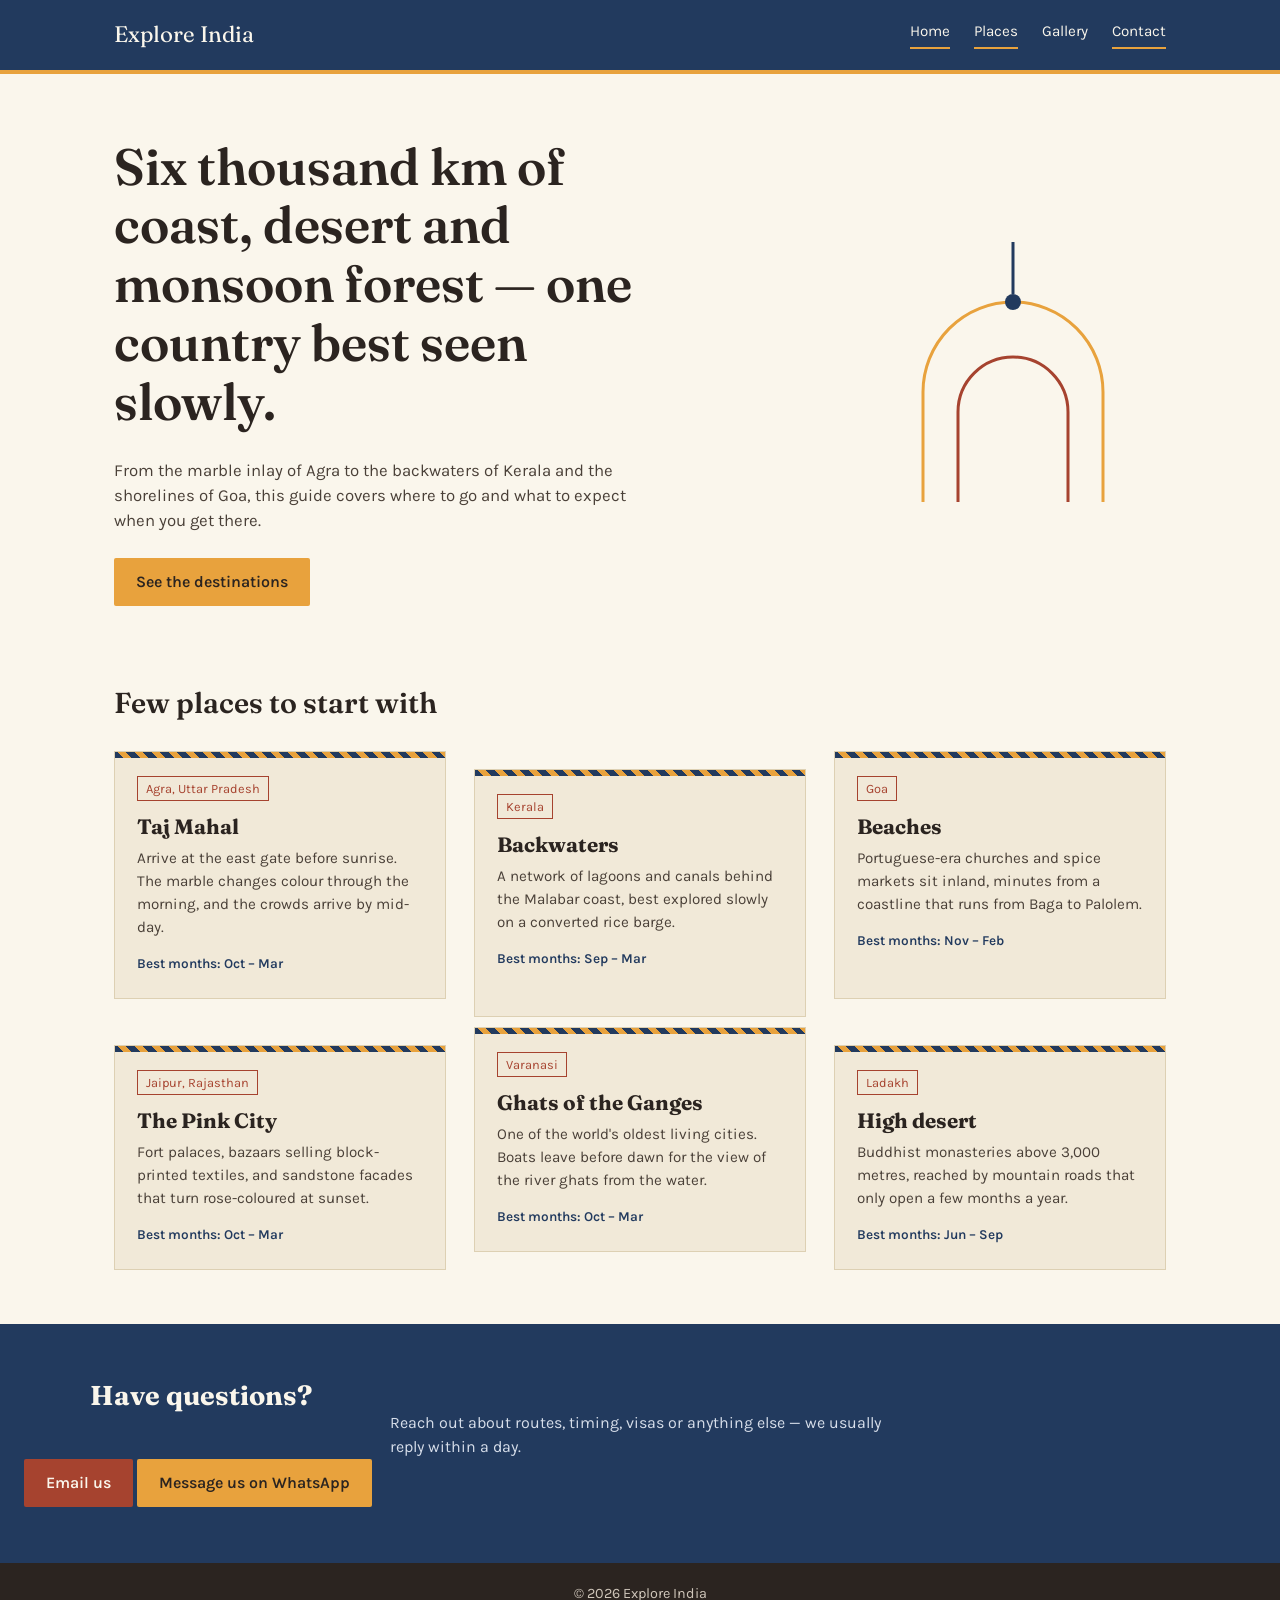
<file: index.html>
<!DOCTYPE html>
<html lang="en">
<head>
    <meta charset="UTF-8">
    <meta name="viewport" content="width=device-width, initial-scale=1.0">
    <title>Explore India — Incredible India Travel Guide</title>
    <meta name="description" content="A traveller's guide to India: the Taj Mahal, Kerala's backwaters, and Goa's coastline.">
    <link rel="preconnect" href="https://fonts.googleapis.com">
    <link rel="preconnect" href="https://fonts.gstatic.com" crossorigin>
    <link href="https://fonts.googleapis.com/css2?family=Fraunces:ital,opsz,wght@0,9..144,400;0,9..144,600;1,9..144,500&family=Karla:wght@400;500;600&display=swap" rel="stylesheet">
    <link rel="stylesheet" href="./css/style.css">
</head>

<body>

<header class="site-header">
    <div class="header-inner">
        <a href="./index.html" class="wordmark">Explore India</a>

        <nav aria-label="Primary">
            <a href="./index.html" class="current">Home</a>
            <a href="./index.html#places">Places</a>
            <a href="./gallery.html">Gallery</a>
            <a href="./index.html#contact">Contact</a>
        </nav>
    </div>
</header>

<main>
    <section class="hero" id="home">
        <div class="hero-text">

            <h1>Six thousand km of coast, desert and monsoon forest — one country best seen slowly.</h1>
            <p>From the marble inlay of Agra to the backwaters of Kerala and the shorelines of Goa, this guide covers where to go and what to expect when you get there.</p>
            <a href="#places" class="btn">See the destinations</a>
        </div>
        <div class="hero-mark" aria-hidden="true">
            <svg viewBox="0 0 220 260" xmlns="http://www.w3.org/2000/svg">
                <path d="M20 260 V150 A90 90 0 0 1 200 150 V260" fill="none" stroke="var(--saffron)" stroke-width="3"/>
                <path d="M55 260 V170 A55 55 0 0 1 165 170 V260" fill="none" stroke="var(--brick)" stroke-width="3"/>
                <circle cx="110" cy="60" r="8" fill="var(--indigo)"/>
                <line x1="110" y1="0" x2="110" y2="52" stroke="var(--indigo)" stroke-width="3"/>
            </svg>
        </div>
    </section>

    <section class="places" id="places">
        <h2>Few places to start with</h2>

        <div class="postcards">
            <article class="postcard">
                <span class="stamp">Agra, Uttar Pradesh</span>
                <h3>Taj Mahal</h3>
                <p>Arrive at the east gate before sunrise. The marble changes colour through the morning, and the crowds arrive by mid-day.</p>
                <p class="detail">Best months: Oct – Mar</p>
            </article>

            <article class="postcard postcard--shift">
                <span class="stamp">Kerala</span>
                <h3>Backwaters</h3>
                <p>A network of lagoons and canals behind the Malabar coast, best explored slowly on a converted rice barge.</p>
                <p class="detail">Best months: Sep – Mar</p>
            </article>

            <article class="postcard">
                <span class="stamp">Goa</span>
                <h3>Beaches</h3>
                <p>Portuguese-era churches and spice markets sit inland, minutes from a coastline that runs from Baga to Palolem.</p>
                <p class="detail">Best months: Nov – Feb</p>
            </article>

            <article class="postcard postcard--shift">
                <span class="stamp">Jaipur, Rajasthan</span>
                <h3>The Pink City</h3>
                <p>Fort palaces, bazaars selling block-printed textiles, and sandstone facades that turn rose-coloured at sunset.</p>
                <p class="detail">Best months: Oct – Mar</p>
            </article>

            <article class="postcard">
                <span class="stamp">Varanasi</span>
                <h3>Ghats of the Ganges</h3>
                <p>One of the world's oldest living cities. Boats leave before dawn for the view of the river ghats from the water.</p>
                <p class="detail">Best months: Oct – Mar</p>
            </article>

            <article class="postcard postcard--shift">
                <span class="stamp">Ladakh</span>
                <h3>High desert</h3>
                <p>Buddhist monasteries above 3,000 metres, reached by mountain roads that only open a few months a year.</p>
                <p class="detail">Best months: Jun – Sep</p>
            </article>
        </div>
    </section>

    <section class="contact" id="contact">
        <h2>Have questions?</h2>
<p>Reach out about routes, timing, visas or anything else — we usually reply within a day.</p>
        <a href="mailto:hello@exploreindia.example" class="btn btn--dark">Email us</a>
        <a href="https://wa.me/911234567890" class="btn btn--outline">Message us on WhatsApp</a>
    </div>
</section>
</main>

<footer class="site-footer">
    <p>© 2026 Explore India</p>
</footer>

<script src="./scripts/script.js"></script>

</body>
</html>
</file>
<file: css/style.css>
/* ============ Tokens ============ */
:root {
    --ink: #2B2420;
    --ivory: #FAF6EC;
    --paper: #F1E9D8;
    --saffron: #E8A23D;
    --indigo: #223A5E;
    --brick: #A6432F;

    --font-display: "Fraunces", Georgia, serif;
    --font-body: "Karla", Arial, sans-serif;

    --content-width: 1100px;
}

*,
*::before,
*::after {
    box-sizing: border-box;
}

html {
    scroll-behavior: smooth;
}

body {
    margin: 0;
    font-family: var(--font-body);
    color: var(--ink);
    background: var(--ivory);
    line-height: 1.5;
}

h1, h2, h3 {
    font-family: var(--font-display);
    line-height: 1.15;
    margin: 0 0 0.5em;
}

p {
    margin: 0 0 1em;
}

a {
    color: inherit;
}

a:focus-visible,
button:focus-visible {
    outline: 3px solid var(--indigo);
    outline-offset: 3px;
}

@media (prefers-reduced-motion: reduce) {
    html {
        scroll-behavior: auto;
    }
    .hero-text {
        animation: none !important;
    }
}

/* ============ Header ============ */
.site-header {
    background: var(--indigo);
    border-bottom: 4px solid var(--saffron);
}

.header-inner {
    max-width: var(--content-width);
    margin: 0 auto;
    padding: 18px 24px;
    display: flex;
    align-items: center;
    justify-content: space-between;
    flex-wrap: wrap;
    gap: 12px;
}

.wordmark {
    font-family: var(--font-display);
    font-size: 1.4rem;
    color: var(--ivory);
    text-decoration: none;
}

nav {
    display: flex;
    gap: 24px;
    flex-wrap: wrap;
}

nav a {
    color: var(--ivory);
    text-decoration: none;
    font-size: 0.95rem;
    padding-bottom: 4px;
    border-bottom: 2px solid transparent;
    transition: border-color 0.15s ease;
}

nav a:hover,
nav a.current {
    border-bottom-color: var(--saffron);
}

/* ============ Hero ============ */
.hero {
    max-width: var(--content-width);
    margin: 0 auto;
    padding: 64px 24px 48px;
    display: grid;
    grid-template-columns: 1.4fr 0.6fr;
    gap: 32px;
    align-items: center;
}

.hero-text {
    animation: rise 0.6s ease-out;
}

@keyframes rise {
    from { opacity: 0; transform: translateY(14px); }
    to { opacity: 1; transform: translateY(0); }
}

.hero-text h1 {
    font-size: clamp(2rem, 4vw + 1rem, 3.2rem);
    font-weight: 600;
    max-width: 16ch;
}

.hero-text p {
    max-width: 55ch;
    font-size: 1.05rem;
    color: #4a4038;
}

.hero-mark svg {
    width: 100%;
    height: auto;
    max-width: 220px;
    margin: 0 auto;
    display: block;
}

.btn {
    display: inline-block;
    margin-top: 8px;
    padding: 12px 22px;
    background: var(--saffron);
    color: var(--ink);
    text-decoration: none;
    font-weight: 600;
    border-radius: 2px;
    transition: background 0.15s ease;
}

.btn:hover {
    background: #d8912f;
}

.btn--dark {
    background: var(--brick);
    color: var(--ivory);
}

.btn--dark:hover {
    background: #8f3a2f;
}

/* ============ Places / postcards ============ */
.places {
    max-width: var(--content-width);
    margin: 0 auto;
    padding: 32px 24px 72px;
}

.places h2 {
    font-size: 1.8rem;
    font-weight: 600;
    margin-bottom: 32px;
}

.postcards {
    display: grid;
    grid-template-columns: repeat(3, 1fr);
    gap: 28px;
}

.postcard {
    background: var(--paper);
    border: 1px solid #ddd0b3;
    padding: 24px 22px;
    position: relative;
}

.postcard--shift {
    transform: translateY(18px);
}

.postcard::before {
    content: "";
    position: absolute;
    top: 0;
    left: 0;
    right: 0;
    height: 6px;
    background: repeating-linear-gradient(
        45deg,
        var(--indigo) 0 6px,
        var(--saffron) 6px 12px
    );
}

.stamp {
    display: inline-block;
    font-size: 0.8rem;
    color: var(--brick);
    border: 1px solid var(--brick);
    padding: 2px 8px;
    margin-bottom: 14px;
}

.postcard h3 {
    font-size: 1.3rem;
    margin-bottom: 8px;
}

.postcard p {
    color: #4a4038;
    font-size: 0.95rem;
}

.postcard .detail {
    color: var(--indigo);
    font-weight: 600;
    font-size: 0.85rem;
    margin-bottom: 0;
}

/* ============ Contact ============ */
.contact {
    background: var(--indigo);
    color: var(--ivory);
    text-align: left;
    padding: 56px 24px;
}

.contact > * {
    max-width: var(--content-width);
    margin: 0 auto;
}

.contact h2 {
    color: var(--ivory);
    font-size: 1.7rem;
}

.contact p {
    color: #d7deea;
    max-width: 50ch;
}

/* ============ Gallery ============ */
.gallery {
    max-width: var(--content-width);
    margin: 0 auto;
    padding: 56px 24px 72px;
}

.gallery h2 {
    font-size: 1.8rem;
    font-weight: 600;
}

.gallery-intro {
    color: #4a4038;
    margin-bottom: 36px;
}

.gallery-container {
    display: grid;
    grid-template-columns: repeat(3, 1fr);
    grid-auto-flow: dense;
    gap: 24px;
}

.gallery-card {
    margin: 0;
    background: var(--paper);
    border: 1px solid #ddd0b3;
    overflow: hidden;
}

.gallery-card--tall {
    grid-row: span 2;
}

.gallery-card img {
    display: block;
    width: 100%;
    height: 100%;
    aspect-ratio: 3 / 2;
    object-fit: cover;
    object-position: center;
}

.gallery-card--tall img {
    aspect-ratio: 3 / 5;
}

.gallery-card figcaption {
    padding: 14px 16px;
}

.gallery-card h3 {
    font-size: 1.05rem;
    margin-bottom: 2px;
}

.gallery-card p {
    margin: 0;
    font-size: 0.9rem;
    color: #4a4038;
}

/* ============ Footer ============ */
.site-footer {
    background: var(--ink);
    color: #cfc6ba;
    text-align: center;
    padding: 20px;
    font-size: 0.9rem;
}

.site-footer p {
    margin: 0;
}

/* ============ Responsive ============ */
@media (max-width: 800px) {
    .hero {
        grid-template-columns: 1fr;
        text-align: left;
    }

    .hero-mark {
        display: none;
    }

    .postcards {
        grid-template-columns: 1fr;
    }

    .postcard--shift {
        transform: none;
    }

    .gallery-container {
        grid-template-columns: 1fr;
    }

    .gallery-card--tall {
        grid-row: auto;
    }

    .gallery-card--tall img,
    .gallery-card img {
        aspect-ratio: 3 / 2;
    }
}
</file>
